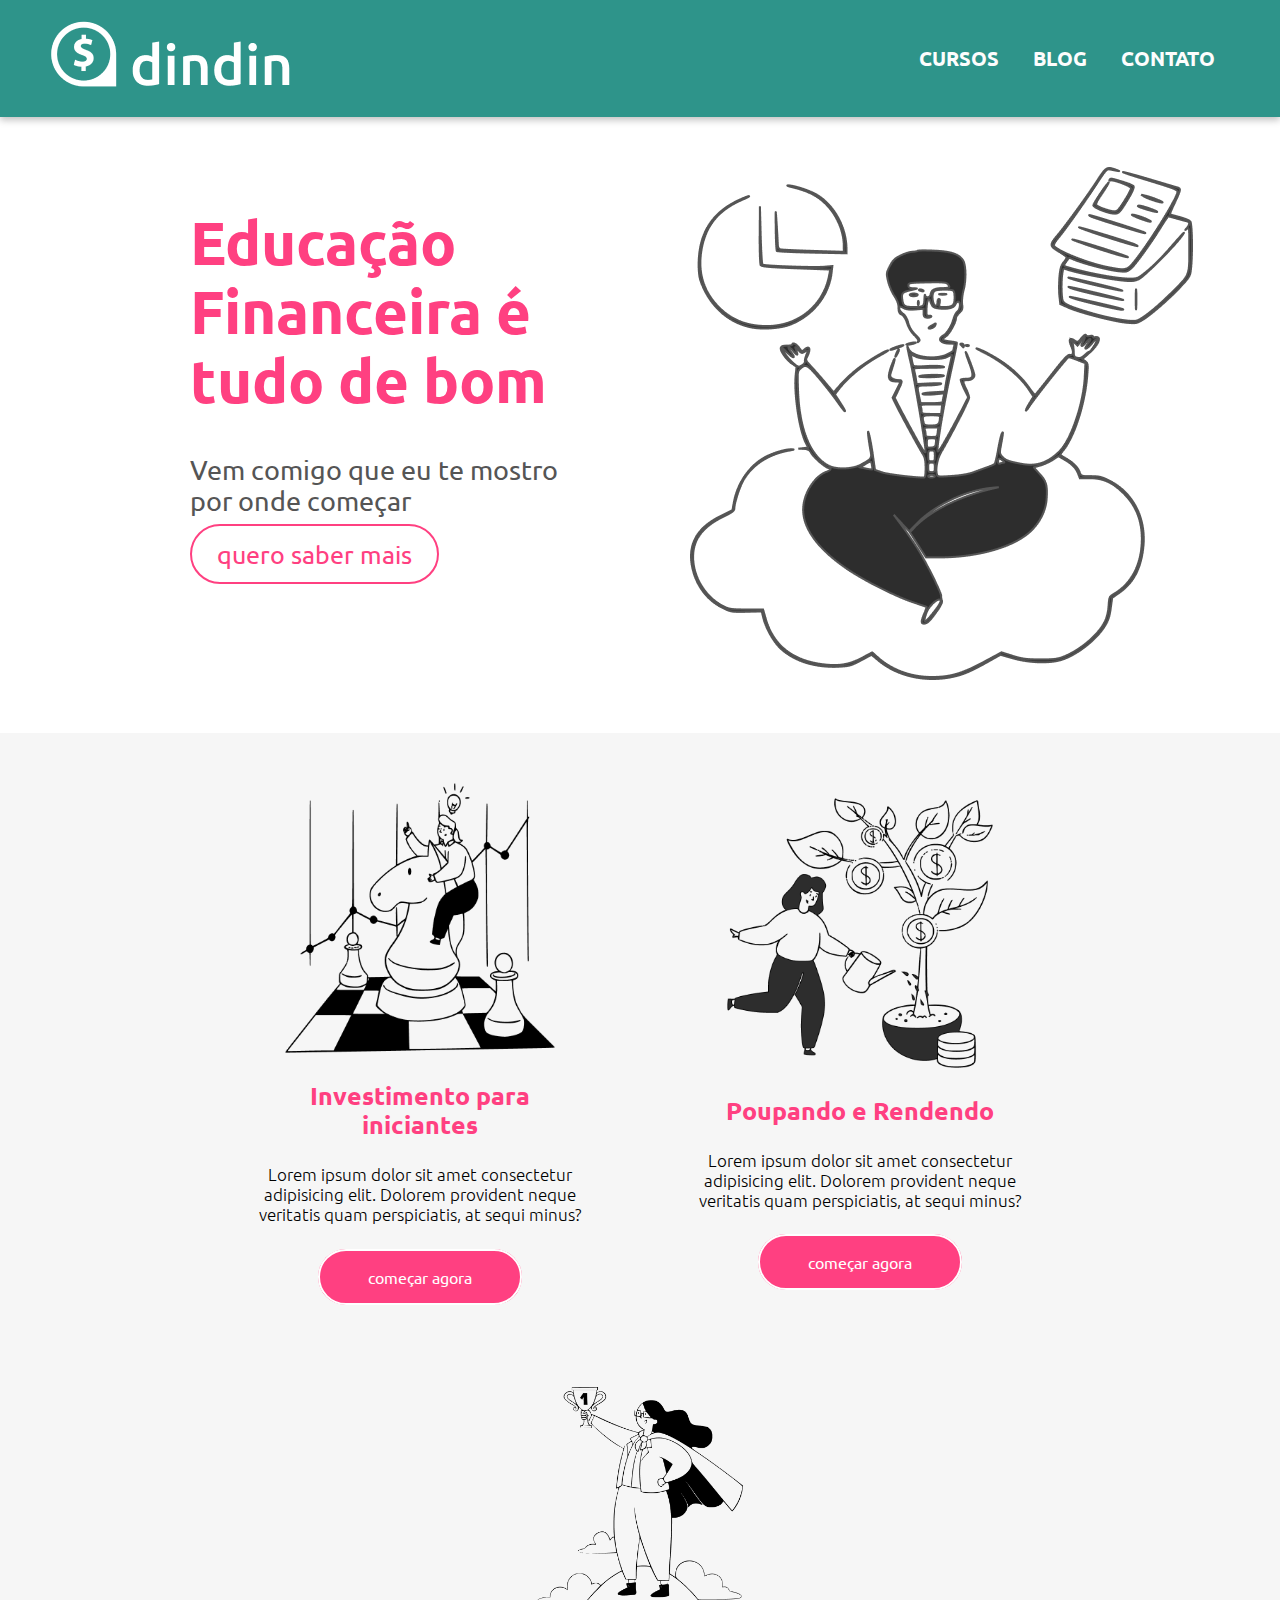
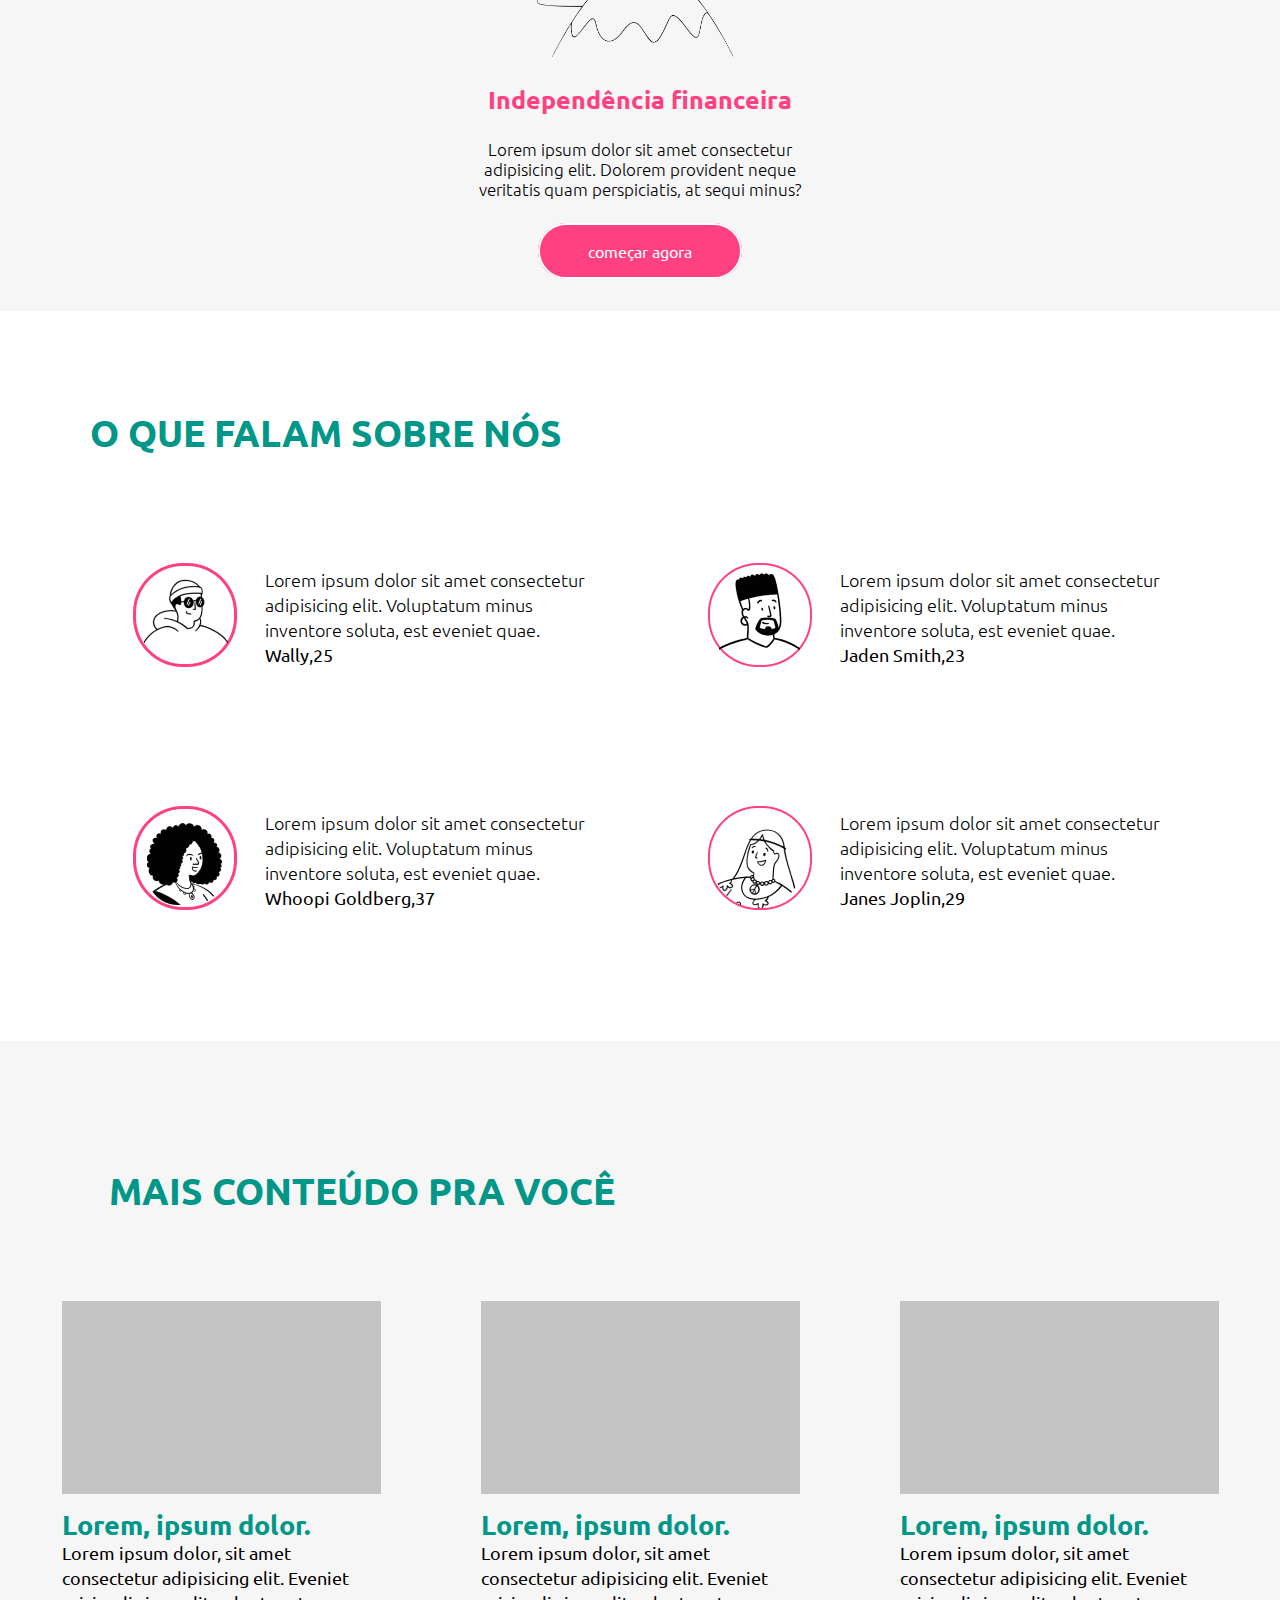
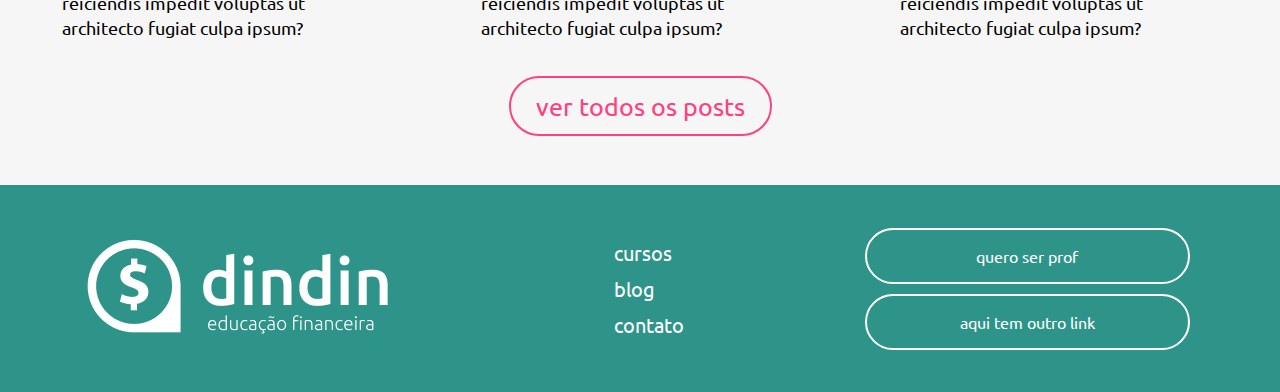
<file: index.html>
<!DOCTYPE html>
<html lang="en">

<head>
    <meta charset="UTF-8">
    <meta http-equiv="X-UA-Compatible" content="IE=edge">
    <meta name="viewport" content="width=device-width, initial-scale=1.0">
    <title>dindin</title>
    <link rel="stylesheet" href="estilo_geral.css">
    <link rel="stylesheet" href="estilo_index.css">
    <link rel="preconnect" href="https://fonts.googleapis.com">
    <link rel="preconnect" href="https://fonts.gstatic.com" crossorigin>
    <link href="https://fonts.googleapis.com/css2?family=Ubuntu:wght@300;400;700&display=swap" rel="stylesheet">
</head>

<body>

    <header>
        <div id="header_left">
            <a href="index.html"> <picture><img src="./img/logo-header.png" alt="logo"></picture></a>
        </div>
        <div id="header_right">
            <ul id="menu_header">
                <li><a href="cursos.html">Cursos</a></li>
                <li><a href="blog.html">Blog</a></li>
                <li><a href="contato.html">Contato</a></li>
            </ul>
        </div>
    </header>

    <section id="banner">
        <div id="banner_left">
            <h1>Educação Financeira é tudo de bom</h1>
            <h2>Vem comigo que eu te mostro por onde começar</h2>
            <a class="white_button" href="cursos.html">quero saber mais</a>
        </div>
        <div id="banner_right">
            <picture><img src="./img/ilustra-banner.png" alt="ilustração do banner"></picture>
        </div>
    </section>

    <section id="produtos">
        <div class="curso">
            <picture><img src="./img/ilustra-poupando.png" alt="ilustração com tema de investimento para iniciantes">
            </picture>
            <h3>Investimento para iniciantes</h3>
            <h4>Lorem ipsum dolor sit amet consectetur adipisicing elit. Dolorem provident neque veritatis quam
                perspiciatis, at sequi minus?</h4>
            <br>
            <a id="pink_button" href="investimento.html">começar agora</a>
        </div>
        <div class="curso">
            <picture><img src="./img/ilustra-investimento.png" alt="ilustração com tema de poupar e rendimentos">
            </picture>
            <h3>Poupando e Rendendo</h3>
            <h4>Lorem ipsum dolor sit amet consectetur adipisicing elit. Dolorem provident neque veritatis quam
                perspiciatis, at sequi minus?</h4>
            <br>
            <a id="pink_button" href="#">começar agora</a>
        </div>
        <div class="curso">
            <picture><img src="./img/ilustra-independencia.png" alt="ilustração com tema de independencia financeira">
            </picture>
            <h3>Independência financeira</h3>
            <h4>Lorem ipsum dolor sit amet consectetur adipisicing elit. Dolorem provident neque veritatis quam
                perspiciatis, at sequi minus?</h4>
            <br>
            <a id="pink_button" href="#">começar agora</a>
        </div>
    </section>

    <section id="sobre">
        <p id="sobre_title">O QUE FALAM SOBRE NÓS</p>
        
        <div></div>
        <div class="dep_box">
            <div class="icon">
                <picture><img src="./img/icon-wally.png" alt="ícone do Wally"></picture>
            </div>
            <div class="depoimento">
                <span class="dep">Lorem ipsum dolor sit amet consectetur adipisicing elit. Voluptatum minus inventore
                    soluta, est eveniet quae.</span><br>
                <span class="nome">Wally,25</span>
            </div>
        </div>

        <div class="dep_box">
            <div class="icon">
                <picture><img src="./img/icon-jaden.png" alt="ícone do Jaden"></picture>
            </div>
            <div class="depoimento">
                <span class="dep">Lorem ipsum dolor sit amet consectetur adipisicing elit. Voluptatum minus inventore
                    soluta, est eveniet quae.</span><br>
                <span class="nome">Jaden Smith,23</span>
            </div>
        </div>

        <div class="dep_box">
            <div class="icon">
                <picture><img src="./img/icon-whoopi.png" alt="ícone da Whoopy"></picture>
            </div>
            <div class="depoimento">
                <span class="dep">Lorem ipsum dolor sit amet consectetur adipisicing elit. Voluptatum minus inventore
                    soluta, est eveniet quae.</span><br>
                <span class="nome">Whoopi Goldberg,37</span>
            </div>
        </div>

        <div class="dep_box">
            <div class="icon">
                <picture><img src="./img/icon-jane.png" alt="ícone da Janes"></picture>
            </div>
            <div class="depoimento">
                <span class="dep">Lorem ipsum dolor sit amet consectetur adipisicing elit. Voluptatum minus inventore
                    soluta, est eveniet quae.</span><br>
                <span class="nome">Janes Joplin,29</span>
            </div>
        </div>
    </section>

    <section id="conteudo">
        <div id="blog">
        <p id="blog_title">MAIS CONTEÚDO PRA VOCÊ</p>
        <div class="post">
            <div class="imgpostagem"></div>
            <span class="titulopost">Lorem, ipsum dolor.</span><br>
            <span class="resumopost">Lorem ipsum dolor, sit amet consectetur adipisicing elit. Eveniet reiciendis
                impedit voluptas ut architecto fugiat culpa ipsum?</span>
        </div>
        <div class="post">
            <div class="imgpostagem"></div>
            <span class="titulopost">Lorem, ipsum dolor.</span><br>
            <span class="resumopost">Lorem ipsum dolor, sit amet consectetur adipisicing elit. Eveniet reiciendis
                impedit voluptas ut architecto fugiat culpa ipsum?</span>
        </div>
        <div class="post">
            <div class="imgpostagem"></div>
            <span class="titulopost">Lorem, ipsum dolor.</span><br>
            <span class="resumopost">Lorem ipsum dolor, sit amet consectetur adipisicing elit. Eveniet reiciendis
                impedit voluptas ut architecto fugiat culpa ipsum?</span>
        </div>
    </div>
        
    <a class="white_button" href="blog.html">ver todos os posts</a>
    

    </section>

    <footer>
        <div id="footer_left">
           <a href="index.html"> <picture><img src="./img/logo-footer.png" alt="logo dindin"></picture></a>
        </div>
        <div id="footer_center">
            <ul id="menu_footer">
                <li><a href="cursos.html">Cursos</a></li>
                <li><a href="blog.html">Blog</a></li>
                <li><a href="contato.html">Contato</a></li>
            </ul>
        </div>
        <div id="footer_right">
            <a class="transparent_button" href="#">quero ser prof</a>
            <a class="transparent_button" href="#">aqui tem outro link</a>
        </div>
    </footer>

</body>

</html>
</file>
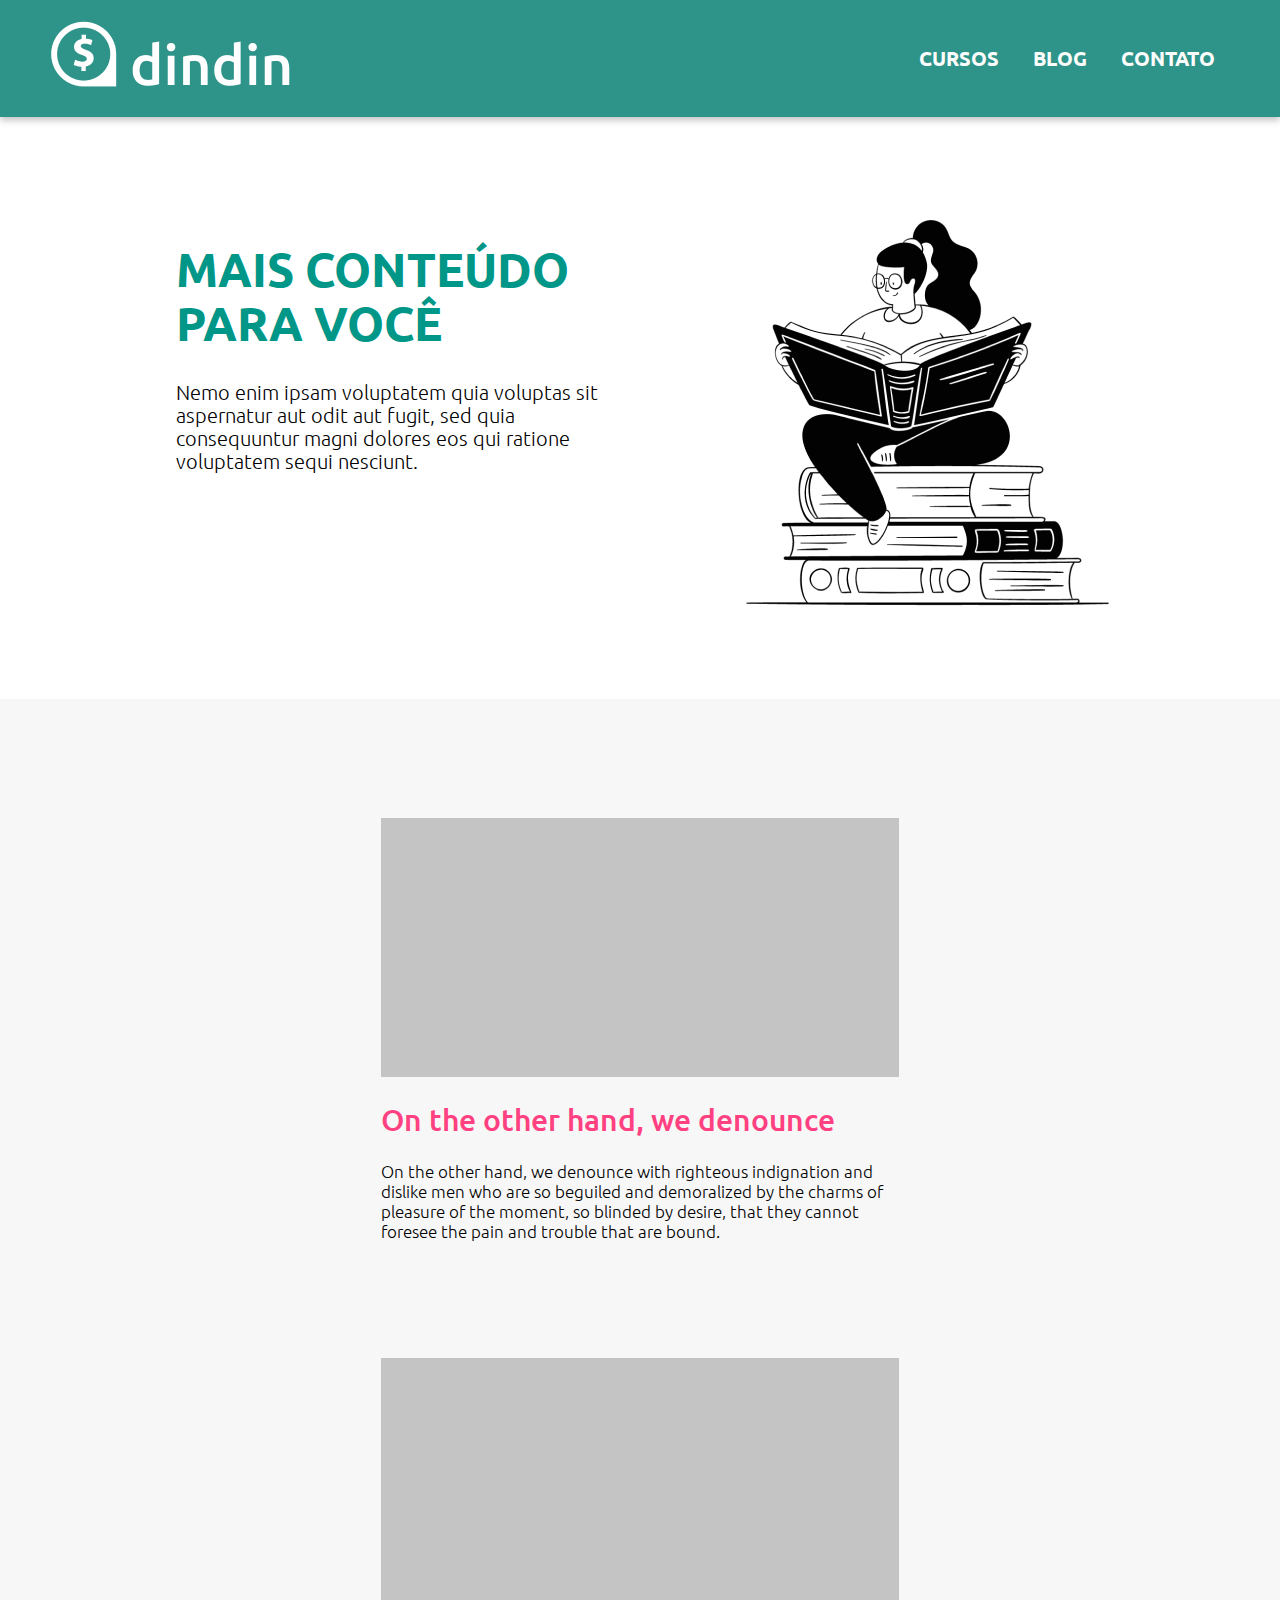
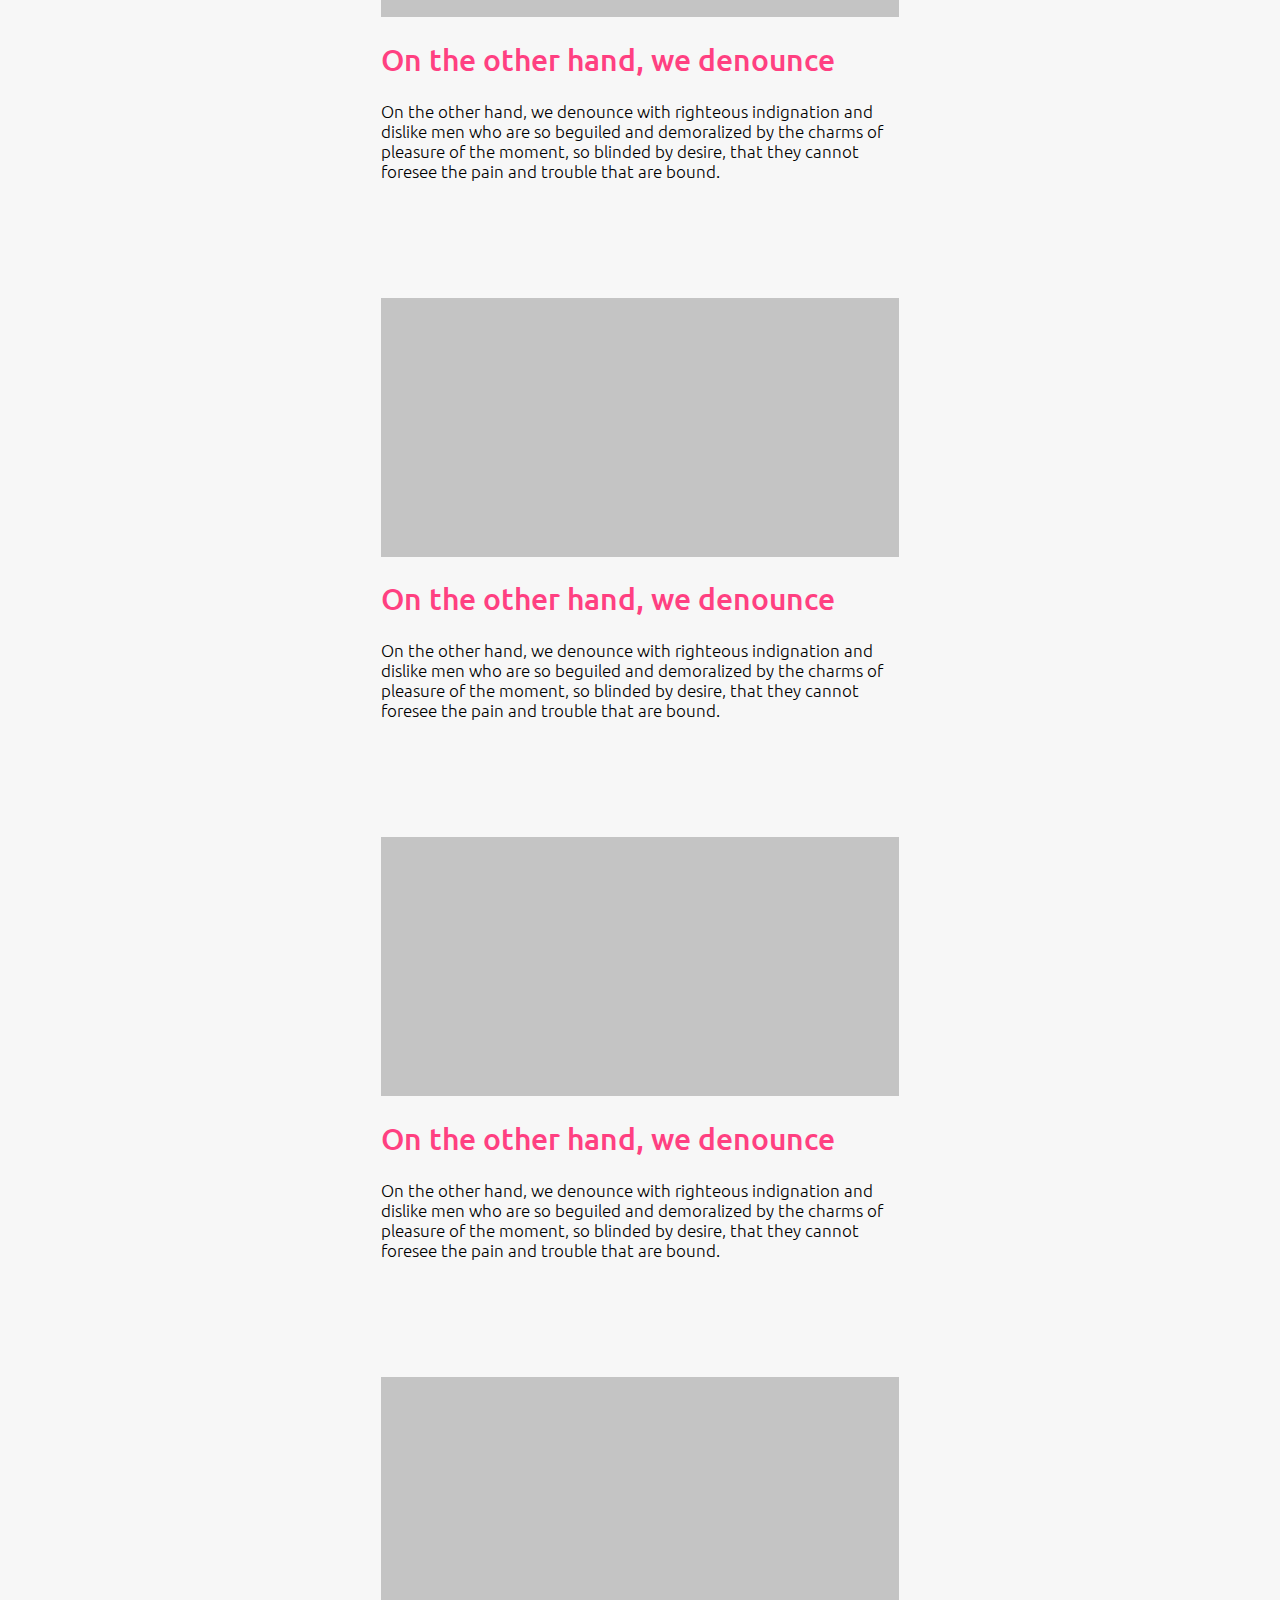
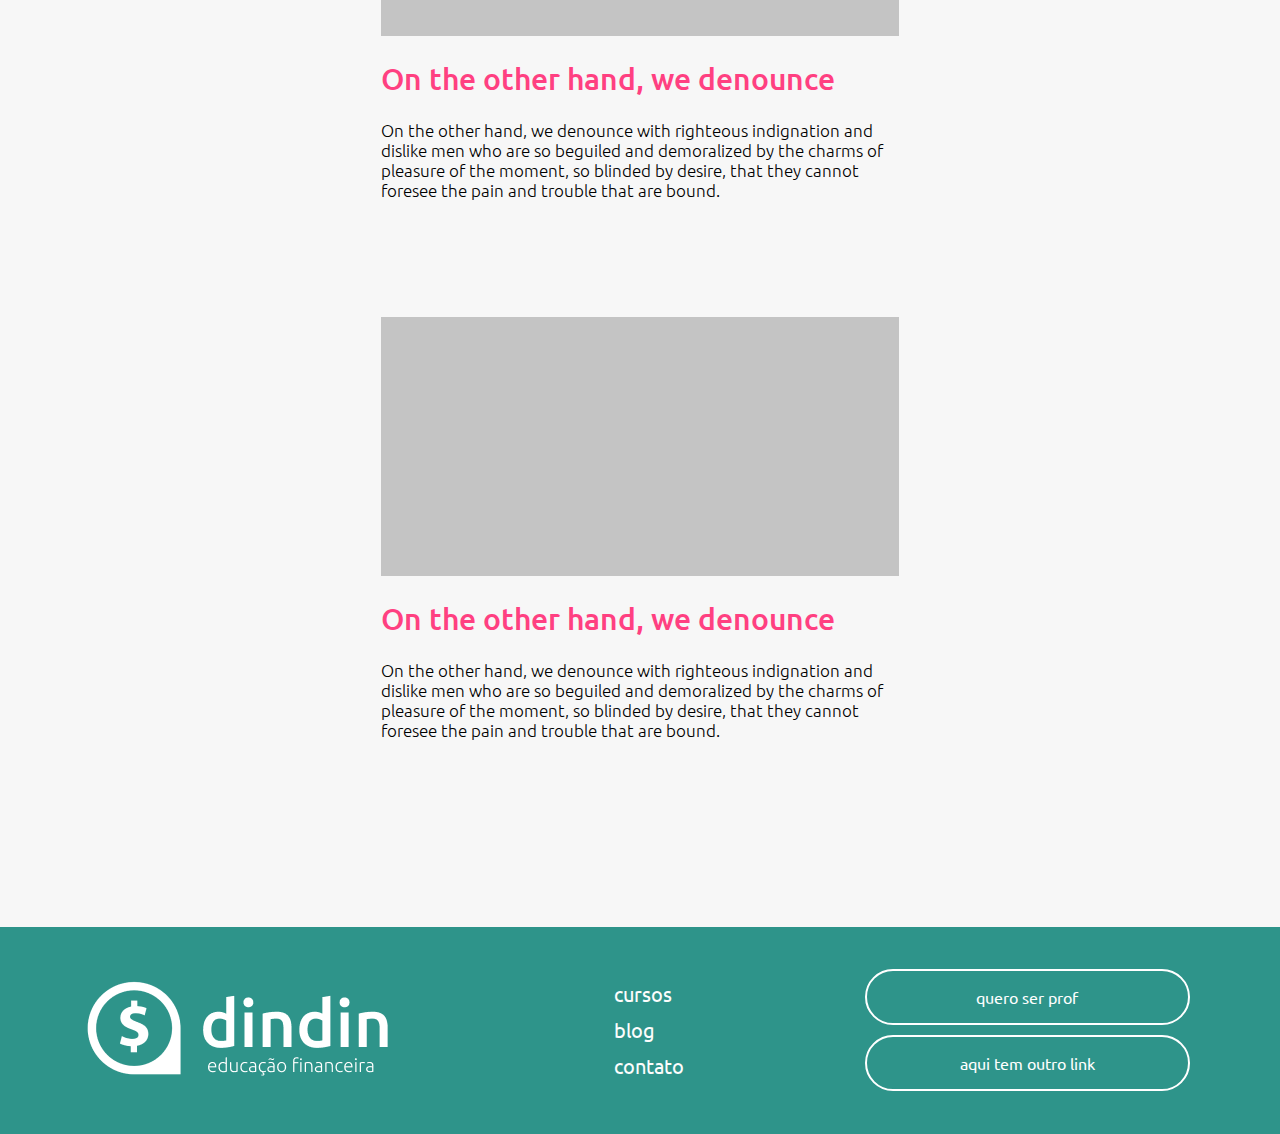
<file: blog.html>
<!DOCTYPE html>
<html lang="en">

<head>
    <meta charset="UTF-8">
    <meta http-equiv="X-UA-Compatible" content="IE=edge">
    <meta name="viewport" content="width=device-width, initial-scale=1.0">
    <title>dindin - Blog</title>
    <link rel="stylesheet" href="estilo_geral.css">
    <link rel="stylesheet" href="estilo_blog.css">
    <link rel="preconnect" href="https://fonts.googleapis.com">
    <link rel="preconnect" href="https://fonts.gstatic.com" crossorigin>
    <link href="https://fonts.googleapis.com/css2?family=Ubuntu:wght@300;400;700&display=swap" rel="stylesheet">
</head>

<body>
    <header>
        <div id="header_left">
            <a href="index.html"> <picture><img src="./img/logo-header.png" alt="logo"></picture></a>
        </div>
        <div id="header_right">
            <ul id="menu_header">
                <li><a href="cursos.html">Cursos</a></li>
                <li><a href="blog.html">Blog</a></li>
                <li><a href="contato.html">Contato</a></li>
            </ul>
        </div>
    </header>

    <section id="banner">
        <div id="banner_left">
            <h1>MAIS CONTEÚDO PARA VOCÊ</h1>
            <p>Nemo enim ipsam voluptatem quia voluptas sit aspernatur aut odit aut fugit, sed quia consequuntur magni
                dolores
                eos qui ratione voluptatem sequi nesciunt. </p>
        </div>
        <div id="banner_right">
            <picture><img src="./img/ilustra-blog.png" alt=""></picture>
        </div>
    </section>

    <section id="conteudo">
        <div id="postagens">
            <div class="post">
            <div class="imgpostagens"></div>
            <a href="post.html"><h2>On the other hand, we denounce</h2></a>
            <p>On the other hand, we denounce with righteous indignation and dislike men who are so beguiled and
                demoralized
                by the charms of pleasure of the moment, so blinded by desire, that they cannot foresee the pain and
                trouble
                that are bound.</p>
            </div>

            <div class="post">
                <div class="imgpostagens"></div>
                <a href="post.html"><h2>On the other hand, we denounce</h2></a>
                <p>On the other hand, we denounce with righteous indignation and dislike men who are so beguiled and
                    demoralized
                    by the charms of pleasure of the moment, so blinded by desire, that they cannot foresee the pain and
                    trouble
                    that are bound.</p>
                </div>

                <div class="post">
                    <div class="imgpostagens"></div>
                    <a href="post.html"><h2>On the other hand, we denounce</h2></a>
                    <p>On the other hand, we denounce with righteous indignation and dislike men who are so beguiled and
                        demoralized
                        by the charms of pleasure of the moment, so blinded by desire, that they cannot foresee the pain and
                        trouble
                        that are bound.</p>
                    </div>

                    <div class="post">
                        <div class="imgpostagens"></div>
                        <a href="post.html"><h2>On the other hand, we denounce</h2></a>
                        <p>On the other hand, we denounce with righteous indignation and dislike men who are so beguiled and
                            demoralized
                            by the charms of pleasure of the moment, so blinded by desire, that they cannot foresee the pain and
                            trouble
                            that are bound.</p>
                        </div>

                        <div class="post">
                            <div class="imgpostagens"></div>
                            <a href="post.html"><h2>On the other hand, we denounce</h2></a>
                            <p>On the other hand, we denounce with righteous indignation and dislike men who are so beguiled and
                                demoralized
                                by the charms of pleasure of the moment, so blinded by desire, that they cannot foresee the pain and
                                trouble
                                that are bound.</p>
                            </div>

                            <div class="post">
                                <div class="imgpostagens"></div>
                                <h2>On the other hand, we denounce</h2>
                                <p>On the other hand, we denounce with righteous indignation and dislike men who are so beguiled and
                                    demoralized
                                    by the charms of pleasure of the moment, so blinded by desire, that they cannot foresee the pain and
                                    trouble
                                    that are bound.</p>
                                </div>
        </div>

    </section>

    <footer>
        <div id="footer_left">
            <a href="index.html"> <picture><img src="./img/logo-footer.png" alt="logo dindin"></picture></a>
        </div>
        <div id="footer_center">
            <ul id="menu_footer">
                <li><a href="cursos.html">Cursos</a></li>
                <li><a href="blog.html">Blog</a></li>
                <li><a href="contato.html">Contato</a></li>
            </ul>
        </div>
        <div id="footer_right">
            <a class="transparent_button" href="#">quero ser prof</a>
            <a class="transparent_button" href="#">aqui tem outro link</a>
        </div>
    </footer>
</body>

</html>
</file>
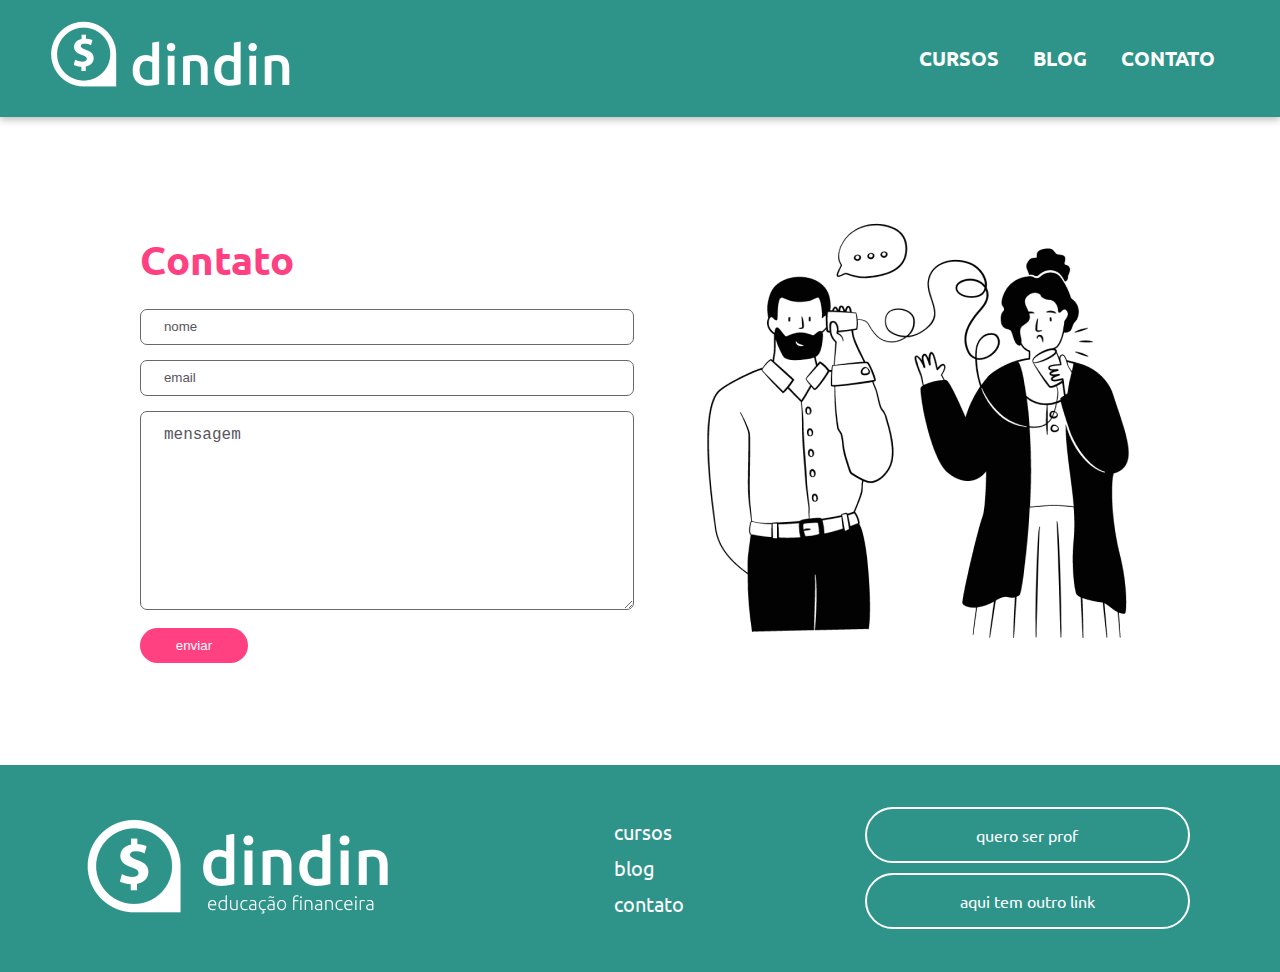
<file: contato.html>
<!DOCTYPE html>
<html lang="en">

<head>
    <meta charset="UTF-8">
    <meta http-equiv="X-UA-Compatible" content="IE=edge">
    <meta name="viewport" content="width=device-width, initial-scale=1.0">
    <title>dindin</title>
    <link rel="stylesheet" href="estilo_geral.css">
    <link rel="stylesheet" href="estilo_contato.css">
    <link rel="preconnect" href="https://fonts.googleapis.com">
    <link rel="preconnect" href="https://fonts.gstatic.com" crossorigin>
    <link href="https://fonts.googleapis.com/css2?family=Ubuntu:wght@300;400;700&display=swap" rel="stylesheet">
</head>

<body>

    <header>
        <div id="header_left">
            <a href="index.html"> <picture><img src="./img/logo-header.png" alt="logo"></picture></a>
        </div>
        <div id="header_right">
            <ul id="menu_header">
                <li><a href="cursos.html">Cursos</a></li>
                <li><a href="blog.html">Blog</a></li>
                <li><a href="contato.html">Contato</a></li>
            </ul>
        </div>
    </header>

    <section id="contato">
        <div id="contato_left">
            <h1>Contato</h1>
            <form id="formulario" action="#">
                <input id="form_name" type="text" placeholder="nome"><br>
                <input id="form_email" type="text" placeholder="email"><br>
                <textarea id="form_msg" type="text" placeholder="mensagem"></textarea><br>
            </form>
            <button class="pink_button" type="button" formmethod="post">enviar</button>
        </div>
        <div id="contato_right">
            <picture><img src="./img/ilustra-contato.png" alt="ilustração de pessoas conversando"></picture>
        </div>
    </section>

  

    <footer>
        <div id="footer_left">
            <a href="index.html"> <picture><img src="./img/logo-footer.png" alt="logo dindin"></picture></a>
        </div>
        <div id="footer_center">
            <ul id="menu_footer">
                <li><a href="cursos.html">Cursos</a></li>
                <li><a href="blog.html">Blog</a></li>
                <li><a href="contato.html">Contato</a></li>
            </ul>
        </div>
        <div id="footer_right">
            <a class="transparent_button" href="#">quero ser prof</a>
            <a class="transparent_button" href="#">aqui tem outro link</a>
        </div>
    </footer>

</body>

</html>
</file>
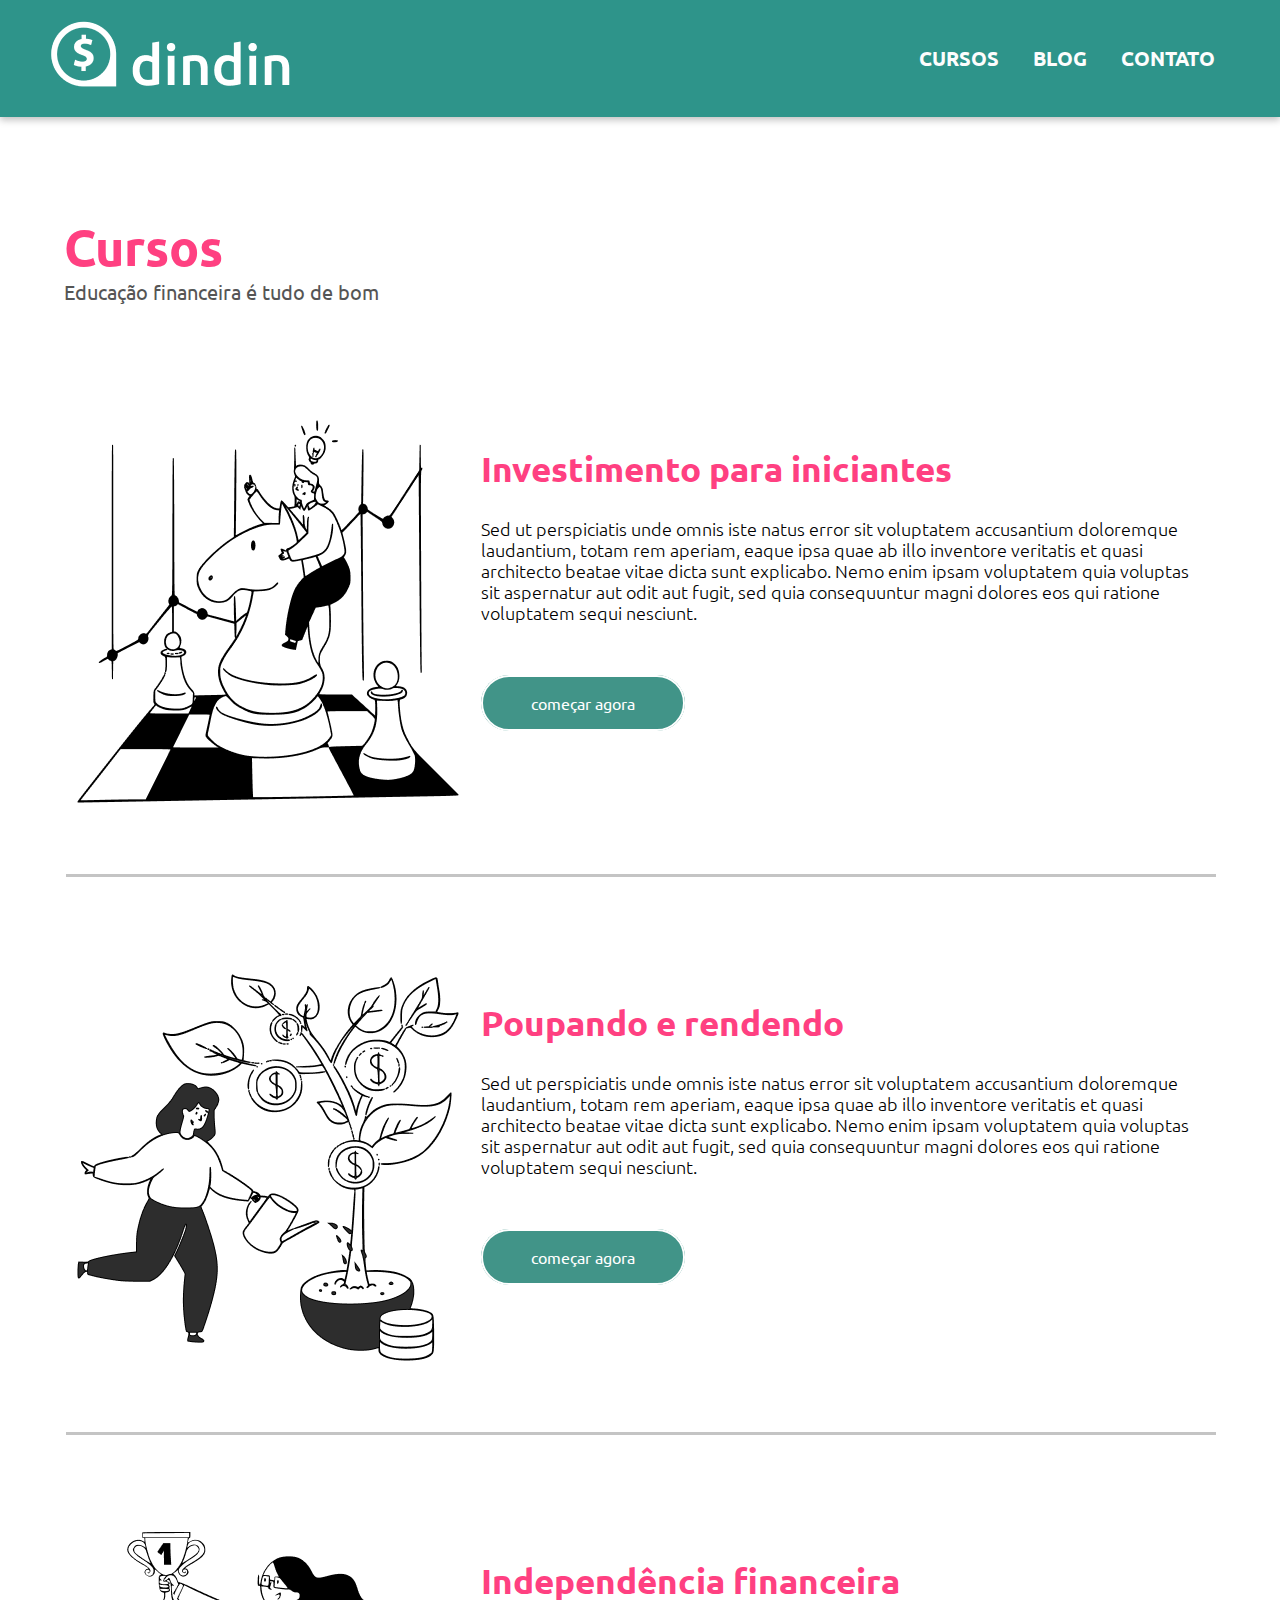
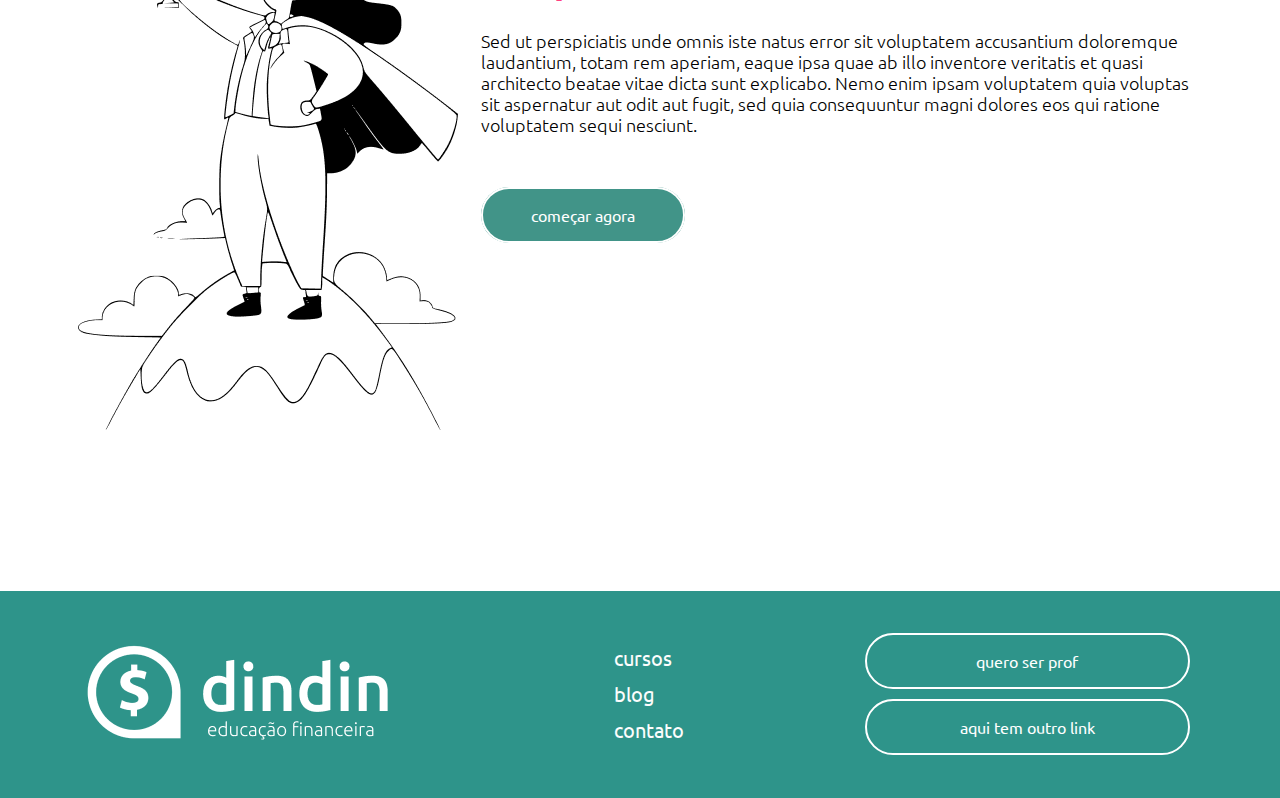
<file: cursos.html>
<!DOCTYPE html>
<html lang="en">

<head>
    <meta charset="UTF-8">
    <meta http-equiv="X-UA-Compatible" content="IE=edge">
    <meta name="viewport" content="width=device-width, initial-scale=1.0">
    <title>dindin - Cursos</title>
    <link rel="stylesheet" href="estilo_geral.css">
    <link rel="stylesheet" href="estilo_cursos.css">
    <link rel="preconnect" href="https://fonts.googleapis.com">
    <link rel="preconnect" href="https://fonts.gstatic.com" crossorigin>
    <link href="https://fonts.googleapis.com/css2?family=Ubuntu:wght@300;400;700&display=swap" rel="stylesheet">
</head>

<body>
    <main>
        <header>
            <div id="header_left">
                <a href="index.html"> <picture><img src="./img/logo-header.png" alt="logo"></picture></a>
            </div>
            <div id="header_right">
                <ul id="menu_header">
                    <li><a href="cursos.html">Cursos</a></li>
                    <li><a href="blog.html">Blog</a></li>
                    <li><a href="contato.html">Contato</a></li>
                </ul>
            </div>
        </header>

        <article id="todososcursos">
        <section id="titulo">
            <h1>Cursos</h1>
            <p>Educação financeira é tudo de bom</p>
        </section>

        <section id="cursos">

            <div class="curso_box">
                <div class="ilustracurso">
                    <picture><img src="./img/ilustra-poupando.png" alt=""></picture>
                </div>
                <div class="dados_cursos">
                    <h2>Investimento para iniciantes</h2>
                    <p>
                        Sed ut perspiciatis unde omnis iste natus error sit voluptatem accusantium doloremque
                        laudantium, totam rem
                        aperiam, eaque ipsa quae ab illo inventore veritatis et quasi architecto beatae vitae dicta sunt
                        explicabo.
                        Nemo enim ipsam voluptatem quia voluptas sit aspernatur aut odit aut fugit, sed quia
                        consequuntur magni
                        dolores eos qui ratione voluptatem sequi nesciunt.
                    </p>
                    <a class="green_button" href="investimento.html">começar agora</a>
                </div>
            </div>

            <div class="curso_box">
                <div class="ilustracurso">
                    <picture><img src="./img/ilustra-investimento.png" alt=""></picture>
                </div>
                <div class="dados_cursos">
                    <h2>Poupando e rendendo</h2>
                    <p>
                        Sed ut perspiciatis unde omnis iste natus error sit voluptatem accusantium doloremque
                        laudantium, totam rem
                        aperiam, eaque ipsa quae ab illo inventore veritatis et quasi architecto beatae vitae dicta sunt
                        explicabo.
                        Nemo enim ipsam voluptatem quia voluptas sit aspernatur aut odit aut fugit, sed quia
                        consequuntur magni
                        dolores eos qui ratione voluptatem sequi nesciunt.
                    </p>
                    <a class="green_button" href="#">começar agora</a>
                </div>
            </div>

            <div class="curso_box" id="curso3">
                <div class="ilustracurso">
                    <picture><img src="./img/ilustra-independencia.png" alt=""></picture>
                </div>
                <div class="dados_cursos">
                    <h2>Independência financeira</h2>
                    <p>
                        Sed ut perspiciatis unde omnis iste natus error sit voluptatem accusantium doloremque
                        laudantium, totam rem
                        aperiam, eaque ipsa quae ab illo inventore veritatis et quasi architecto beatae vitae dicta sunt
                        explicabo.
                        Nemo enim ipsam voluptatem quia voluptas sit aspernatur aut odit aut fugit, sed quia
                        consequuntur magni
                        dolores eos qui ratione voluptatem sequi nesciunt.
                    </p>
                    <a class="green_button" href="#">começar agora</a>
                </div>
            </div>
          
        </section>
    </article>
        <footer>
            <div id="footer_left">
                <a href="index.html"> <picture><img src="./img/logo-footer.png" alt="logo dindin"></picture></a>
            </div>
            <div id="footer_center">
                <ul id="menu_footer">
                    <li><a href="cursos.html">Cursos</a></li>
                    <li><a href="blog.html">Blog</a></li>
                    <li><a href="contato.html">Contato</a></li>
                </ul>
            </div>
            <div id="footer_right">
                <a class="transparent_button" href="#">quero ser prof</a>
                <a class="transparent_button" href="#">aqui tem outro link</a>
            </div>
        </footer>
    </main>
</body>

</html>
</file>
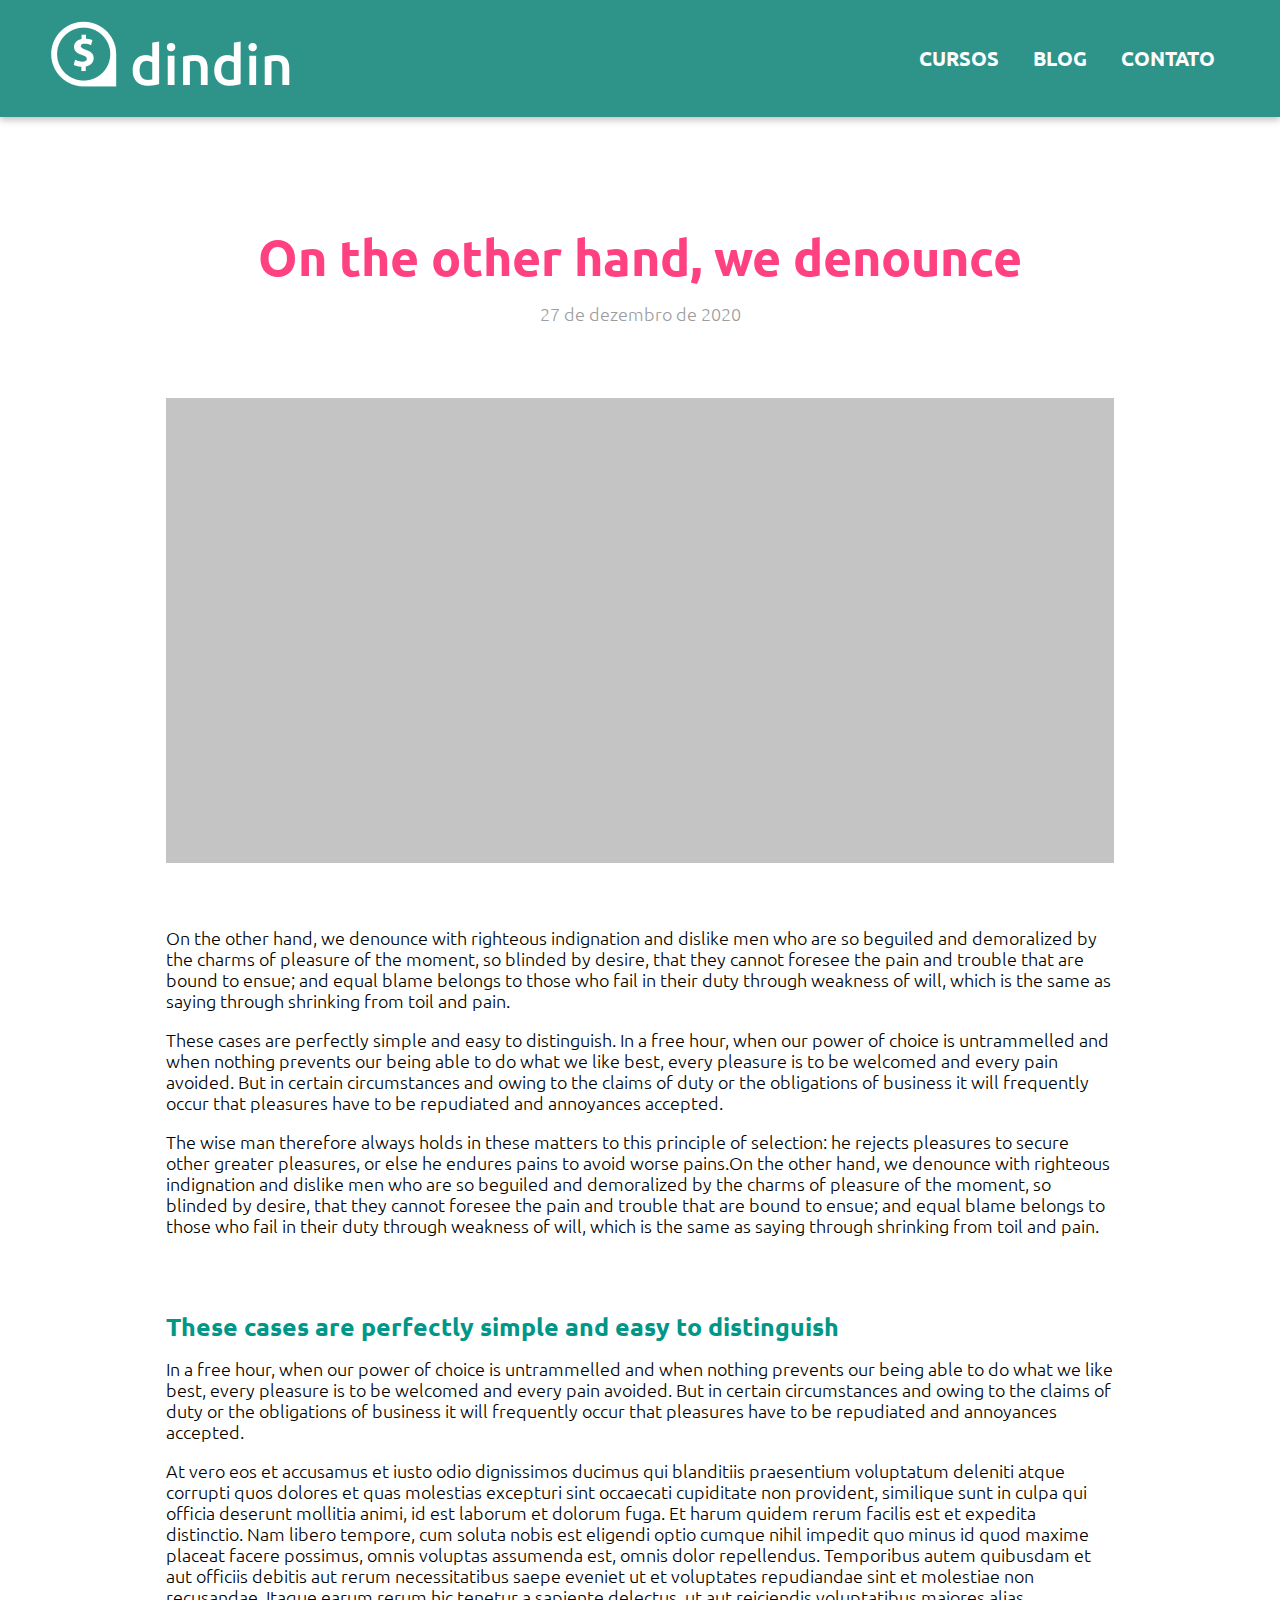
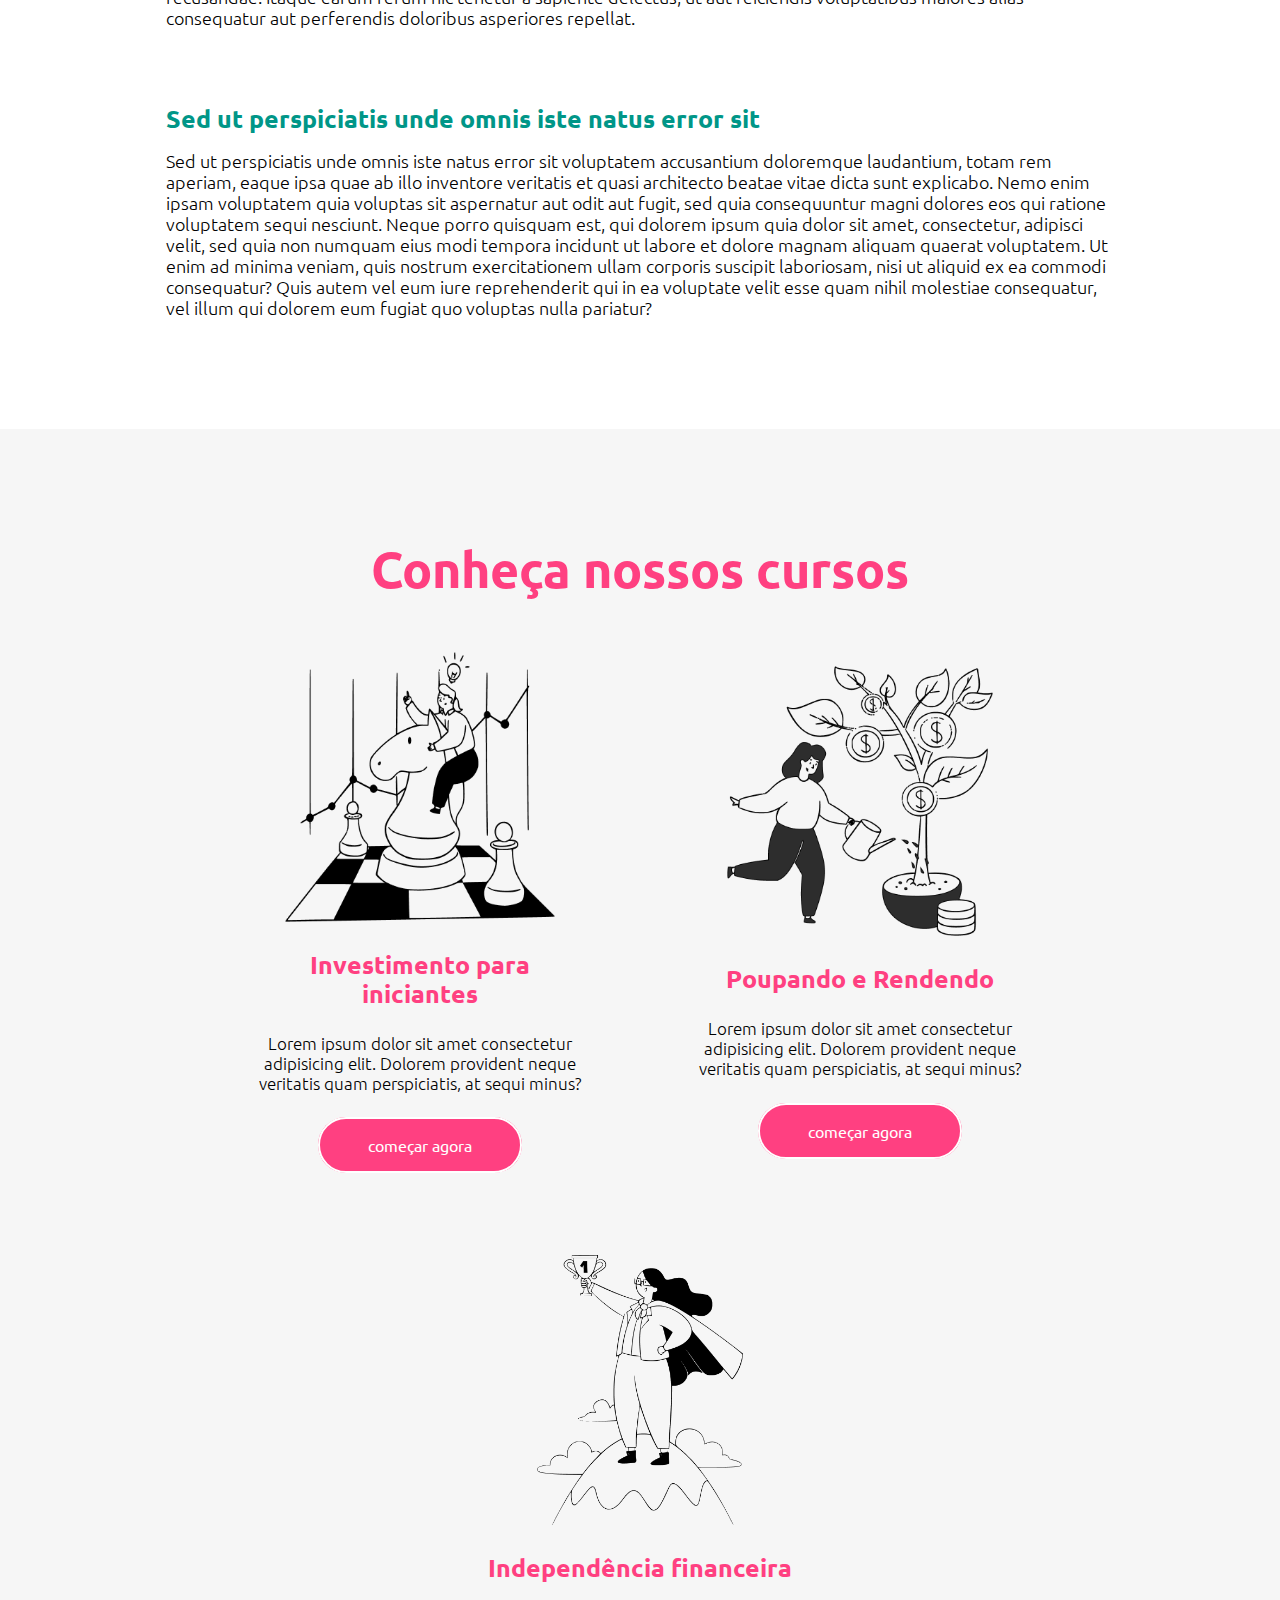
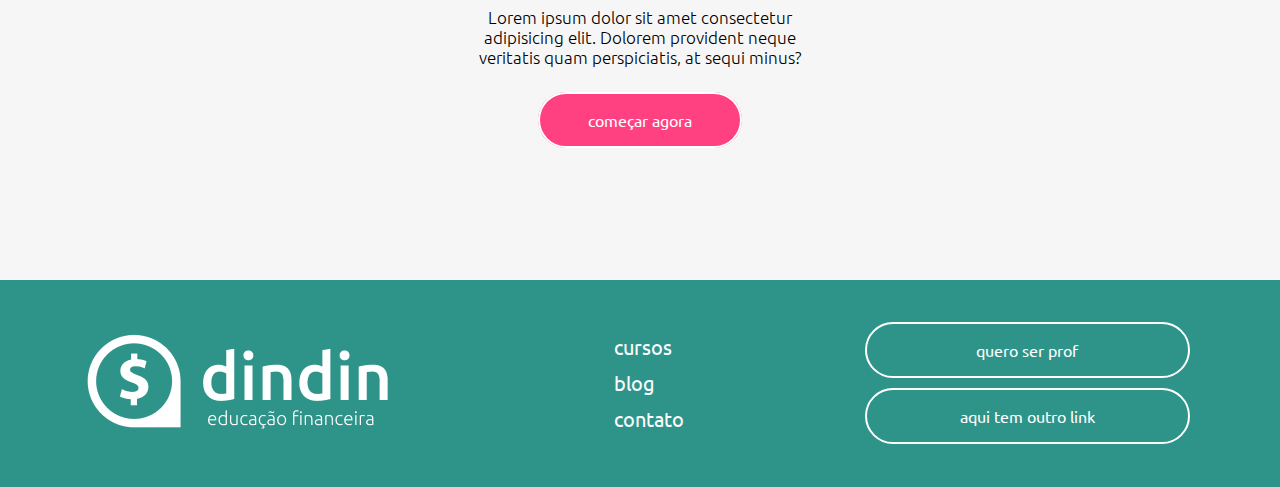
<file: post.html>
<!DOCTYPE html>
<html lang="en">

<head>
    <meta charset="UTF-8">
    <meta http-equiv="X-UA-Compatible" content="IE=edge">
    <meta name="viewport" content="width=device-width, initial-scale=1.0">
    <title>dindin - Post</title>
    <link rel="stylesheet" href="estilo_geral.css">
    <link rel="stylesheet" href="estilo_post.css">
    <link rel="preconnect" href="https://fonts.googleapis.com">
    <link rel="preconnect" href="https://fonts.gstatic.com" crossorigin>
    <link href="https://fonts.googleapis.com/css2?family=Ubuntu:wght@300;400;700&display=swap" rel="stylesheet">
</head>

<body>
    <header>
        <div id="header_left">
           <a href="index.html"> <picture><img src="./img/logo-header.png" alt="logo"></picture></a>
        </div>
        <div id="header_right">
            <ul id="menu_header">
                <li><a href="cursos.html">Cursos</a></li>
                <li><a href="blog.html">Blog</a></li>
                <li><a href="contato.html">Contato</a></li>
            </ul>
        </div>
    </header>
    <section id="postagem">
        <article>
            <div id="cabecalho">
            <h1>On the other hand, we denounce</h1>
            <p id="data">27 de dezembro de 2020</p>
        </div>
            
            <div id="imgpostagem"></div>
                <p>
                On the other hand, we denounce with righteous indignation and dislike men who are so beguiled and
                demoralized by the charms of pleasure of the moment, so blinded by desire, that they cannot foresee the
                pain and trouble that are bound to ensue; and equal blame belongs to those who fail in their duty
                through weakness of will, which is the same as saying through shrinking from toil and pain. </p><p>
                These cases are perfectly simple and easy to distinguish. In a free hour, when our power of choice is
                untrammelled and when nothing prevents our being able to do what we like best, every pleasure is to be
                welcomed and every pain avoided. But in certain circumstances and owing to the claims of duty or the
                obligations of business it will frequently occur that pleasures have to be repudiated and annoyances
                accepted.</p><p> 
                The wise man therefore always holds in these matters to this principle of selection: he rejects
                pleasures to secure other greater pleasures, or else he endures pains to avoid worse pains.On the other
                hand, we denounce with righteous indignation and dislike men who are so beguiled and demoralized by the
                charms of pleasure of the moment, so blinded by desire, that they cannot foresee the pain and trouble
                that are bound to ensue; and equal blame belongs to those who fail in their duty through weakness of
                will, which is the same as saying through shrinking from toil and pain. </p>
                
                <h2>These cases are perfectly simple and easy to distinguish</h2>
                <p>
                In a free hour, when our power of choice is untrammelled and when nothing prevents our being able to do
                what we like best, every pleasure is to be welcomed and every pain avoided. But in certain circumstances
                and owing to the claims of duty or the obligations of business it will frequently occur that pleasures
                have to be repudiated and annoyances accepted.</p><p>
                At vero eos et accusamus et iusto odio dignissimos ducimus qui blanditiis praesentium voluptatum
                deleniti atque corrupti quos dolores et quas molestias excepturi sint occaecati cupiditate non
                provident, similique sunt in culpa qui officia deserunt mollitia animi, id est laborum et dolorum fuga.
                Et harum quidem rerum facilis est et expedita distinctio. Nam libero tempore, cum soluta nobis est
                eligendi optio cumque nihil impedit quo minus id quod maxime placeat facere possimus, omnis voluptas
                assumenda est, omnis dolor repellendus. Temporibus autem quibusdam et aut officiis debitis aut rerum
                necessitatibus saepe eveniet ut et voluptates repudiandae sint et molestiae non recusandae. Itaque earum
                rerum hic tenetur a sapiente delectus, ut aut reiciendis voluptatibus maiores alias consequatur aut
                perferendis doloribus asperiores repellat.</p>
                
                <h2>Sed ut perspiciatis unde omnis iste natus error sit</h2>
                <p>
                Sed ut perspiciatis unde omnis iste natus error sit voluptatem accusantium doloremque laudantium, totam
                rem aperiam, eaque ipsa quae ab illo inventore veritatis et quasi architecto beatae vitae dicta sunt
                explicabo. Nemo enim ipsam voluptatem quia voluptas sit aspernatur aut odit aut fugit, sed quia
                consequuntur magni dolores eos qui ratione voluptatem sequi nesciunt. Neque porro quisquam est, qui
                dolorem ipsum quia dolor sit amet, consectetur, adipisci velit, sed quia non numquam eius modi tempora
                incidunt ut labore et dolore magnam aliquam quaerat voluptatem. Ut enim ad minima veniam, quis nostrum
                exercitationem ullam corporis suscipit laboriosam, nisi ut aliquid ex ea commodi consequatur? Quis autem
                vel eum iure reprehenderit qui in ea voluptate velit esse quam nihil molestiae consequatur, vel illum
                qui dolorem eum fugiat quo voluptas nulla pariatur?</p>

        </article>
    </section>
    <section id="produtos">
        <h1>Conheça nossos cursos</h1>
        <div class="curso">
            <picture><img src="./img/ilustra-poupando.png" alt="ilustração com tema de investimento para iniciantes">
            </picture>
            <h3>Investimento para iniciantes</h3>
            <h4>Lorem ipsum dolor sit amet consectetur adipisicing elit. Dolorem provident neque veritatis quam
                perspiciatis, at sequi minus?</h4>
            <br>
            <a id="pink_button" href="investimento.html">começar agora</a>
        </div>
        <div class="curso">
            <picture><img src="./img/ilustra-investimento.png" alt="ilustração com tema de poupar e rendimentos">
            </picture>
            <h3>Poupando e Rendendo</h3>
            <h4>Lorem ipsum dolor sit amet consectetur adipisicing elit. Dolorem provident neque veritatis quam
                perspiciatis, at sequi minus?</h4>
            <br>
            <a id="pink_button" href="#">começar agora</a>
        </div>
        <div class="curso">
            <picture><img src="./img/ilustra-independencia.png" alt="ilustração com tema de independencia financeira">
            </picture>
            <h3>Independência financeira</h3>
            <h4>Lorem ipsum dolor sit amet consectetur adipisicing elit. Dolorem provident neque veritatis quam
                perspiciatis, at sequi minus?</h4>
            <br>
            <a id="pink_button" href="#">começar agora</a>
        </div>
    </section>
    <footer>
        <div id="footer_left">
            <a href="index.html"> <picture><img src="./img/logo-footer.png" alt="logo dindin"></picture></a>
        </div>
        <div id="footer_center">
            <ul id="menu_footer">
                <li><a href="cursos.html">Cursos</a></li>
                <li><a href="blog.html">Blog</a></li>
                <li><a href="contato.html">Contato</a></li>
            </ul>
        </div>
        <div id="footer_right">
            <a class="transparent_button" href="#">quero ser prof</a>
            <a class="transparent_button" href="#">aqui tem outro link</a>
        </div>
    </footer>

</body>

</html>
</file>
<file: estilo_geral.css>
/* CONFIGURAÇÕES GERAIS */
body  {
    font-family: 'Ubuntu', sans-serif;
    max-width: 1400px;
    margin: auto;
    
}

a {
    text-decoration: none;
}
/* CONFIGURAÇÕES DO HEADER */
header{
    background-color: #2E948A;
    min-height: 117px;
    display: flex;
    flex-direction: row;
    justify-content: space-between;    
    flex-wrap: wrap;
    align-items: center;
    box-shadow: 0px 3px 7px rgba(0, 0, 0, 0.25);
    
    }

#header_left{   
    margin-left: 50px;
}
#header_right{   
    margin-right: 50px;
}

#menu_header>li{
    list-style: none;
    display: inline;
    color: #FDFDFD
    }

#menu_header>li>a{
    color: #FDFDFD;
    font-style: normal;
    font-weight: 700;
    font-size: 20px;
    padding: 15px;
    text-transform: uppercase;
}
/* CONFIGURAÇÕES DO FOOTER */
footer{
    background-color: #2E948A;
    min-height: 207px;
    display: flex;
    flex-direction: row;    
    justify-content: space-around;
    flex-wrap: wrap;
    align-items: center;
    }

    #menu_footer>li{
        list-style: none;
        color: #FDFDFD;
        padding: 5px;
        }
    
    #menu_footer>li>a{
        color: #FDFDFD;
        font-style: normal;
        font-weight: 400;
        font-size: 20px;
        text-transform: lowercase;
    }

    #footer_right {
        display: flex;
        flex-direction: column;
        justify-content: center;
    }
    .transparent_button {
        padding: 1em 1em;
        border: 2px solid #fff;
        border-radius: 62px;
        margin: 5px;
        width: 289px;
        color: #fff;
        text-align: center;
    }

    @media screen and (max-width: 600px  ) {
        section img {
            display: none;
        }
        #menu_header>li{
            display: block;
    } }
</file>
<file: estilo_index.css>
/* CONFIGURAÇÕES DO BANNER */
#banner {
    display: flex;
    flex-direction: row;
    justify-content: center;
    flex-wrap: wrap;
}

#banner>div {
    max-width: 400px;
    margin: 50px;
}


h2 {
    font-weight: 400;
    font-size: 27px;
    line-height: 31px;
    color: #555555;
}

.white_button {
        padding: 0.5em 1em;
        border: 2px solid #FF4081;;
        border-radius: 62px;
        width: 289px;
        color: #FF4081;
        text-align: center;
        font-size: 25px;
}

/* CONFIGURAÇÕES DA SEÇÃO DE CURSOS */

#produtos { 
    background-color: #F6F6F6;
    display: flex;
    flex-direction: row;
    justify-content: center;
    align-items: center;
    flex-wrap: wrap;
    min-height: 730px;
    
}

#produtos>div{
    max-width: 340px;
    margin: 50px;
    text-align: center;
    
}

#produtos>div>picture>img{
    height: 270px;
}

h3 {
    font-weight: 700;
    font-size: 25px;
    line-height: 29px;
    text-align: center;
    color: #FF4081;
}
h4 {
    font-weight: 300;
    font-size: 17px;
    line-height: 20px;
    text-align: center;
    color: #000000;
}

#pink_button {
    padding: 1em 3em;
    border: 2px solid #fff;
    border-radius: 62px;
    width: 289px;
    color: #fff;
    background: #FF4081;
    text-align: center;
    
}

/* CONFIGURAÇÕES DA SEÇÃO DE DEPOIMENTOS */

#sobre_title {
    font-weight: 700;
    font-size: 37px;
    line-height: 50px;
    color: #009688;
    width: 100%;
    margin-left: 90px;
}

#sobre {
    background-color: #Fff;
    display: flex;
    flex-direction: row;
    justify-content: center;
    align-content: center;
    flex-wrap: wrap;
    min-height: 730px;
}

.dep_box   {
    max-width: 495px;
    display: flex;
    flex-direction: row;
    align-items: center;
    margin: 40px;
}

.icon   {
    margin: 28px;
}

.dep {
    font-weight: 300;
    font-size: 18px;
    line-height: 25px;
    color: #000000;
}
.nome {
    font-weight: 400;
    font-size: 18px;
    line-height: 25px;
    color: #000000;
}


/* CONFIGURAÇÕES DA SEÇÃO BLOG */

#conteudo{
    min-height: 577px;
    background-color: #F6F6F6;
    text-align: center;
    padding-top: 90px;
    padding-bottom: 63px;
}

#blog {
    
    display: flex;
    flex-direction: row;
    flex-flow: row wrap;
    justify-content: center;
    align-content: center;
    
}

#blog_title {
    text-align: left;
    width: 90%;
    font-weight: 700;
    font-size: 37px;
    color: #009688;
    margin-left: 90px;
}

#blog>.post{
    max-width: 319px;
    margin: 50px;
    text-align: left;
    
}


.imgpostagem {
    width: 319px;
    height: 193px;
    margin-bottom: 15px;
    background-color: #C4C4C4;
}

.titulopost {
    font-weight: 700;
    font-size: 27px;
    line-height: 31px;
    color: #009688;
}

.resumopost {
    font-weight: 400;
    font-size: 18px;
    line-height: 25px;
    color: #000000;
    
}

 /* CONFIGURAÇÕES DO H1 */

 h1{ 
    font-weight: 700;
    font-size: 60px;
    line-height: 69px;
    color: #FF4081;
    justify-content: left;
    }

    @media screen and (max-width: 600px  ) {
        section img {
            display: none;
        }
    }
</file>
<file: estilo_blog.css>
/* CONFIGURAÇÕES DO BANNER */

h1 {
    font-style: normal;
    font-weight: 700;
    font-size: 47px;
    line-height: 54px;
    color: #009688;
}

#banner {
    display: flex;
    flex-direction: row;
    justify-content: center;
    align-content: center;
    gap: 88px;
    flex-wrap: wrap;
    margin-top: 93px;
    margin-bottom: 81px;
    margin-left: 5%;
    margin-right: 5%;
}

#banner_left {
    max-width: 461px;
}

#banner_right {
    max-width: 380px;
}

#banner_left>p {
    font-style: normal;
    font-weight: 300;
    font-size: 20px;
    line-height: 23px;
    text-align: left;
    color: #000000;

}

/* CONFIGURAÇÕES DA SEÇÃO DE POSTAGENS */
#conteudo {
    background-color: #f7f7f7;
    padding-top: 10px;
    padding-bottom: 170px;
    
    
}
 #postagens {
     display: flex;
     flex-direction: row;
     flex-wrap: wrap;
     justify-content: center;
     column-gap:  120PX;
     row-gap: 100px;
     margin-top: 109PX;
     margin-left: 5%;
     margin-right: 5%;

 }

.post>p {
    font-style: normal;
    font-weight: 300;
    font-size: 17px;
    line-height: 20px;
    color: #000000;
    max-width: 518px;
}

.post>.imgpostagens {
    max-width: 518px;
    height: 259px;
    background: #C4C4C4;
}

h2 {
    font-style: normal;
    font-weight: 500;
    font-size: 30px;
    line-height: 34px;
    color: #FF4081;
}
</file>
<file: estilo_contato.css>
h1 {
    font-weight: 700;
    font-size: 40px;
    line-height: 46px;
    color: #FF4081;
}

/* CONFIGURAÇÕES DO FLEX */
#contato{   
    display: flex;
    flex-wrap: wrap;
    flex-direction: row;
    justify-content: space-evenly;
    align-content: center;
    padding-top: 92px;
    margin-left: 6%;
    margin-right: 6%;
    
}

#contato_left {
    
   
    padding-bottom: 102px;
    width: 493px;
    
}

#contato_right {
    
    
    padding-bottom: 102px;
    
}

/* CONFIGURAÇÕES DO FORMULÁRIO */



#form_name {
    background: #FFFFFF;
    border: 1px solid #686868;
    border-radius: 7px;
    margin-bottom: 15px;
    height: 32px;
    width: 99%;
   
}


#form_email {
    background: #FFFFFF;
    border: 1px solid #686868;
    border-radius: 7px;
    margin-bottom: 15px;
    height: 32px;
    width: 99%;
}

#form_msg {
    background: #FFFFFF;
    border: 1px solid #686868;
    border-radius: 7px;
    min-height: 193px;
    margin-bottom: 15px;
    font-weight: 400;
    font-size: 16px;
    line-height: 22px;
    text-transform: lowercase;
    width: 99%;
      
}
::-webkit-input-placeholder {
    
    text-indent: 21px;
    text-transform: lowercase;
    color: #58555D;
    padding-top: 10px;
    
}

.pink_button {
    padding-top: 10px;
    padding-bottom: 10px;
    border: 2px transparent;
    border-radius: 62px;
    width: 108px;
    color: #fff;
    background: #FF4081;
    text-align: center;
    
}

 @media screen and (max-width: 600px  ) {
        section img {
            display: none;
        }
    }
</file>
<file: estilo_cursos.css>
/* CONFIGURAÇÃO DO TITULO */

h1{ 
    font-weight: 700;
    font-size: 50px;
    color: #FF4081;
    text-align: left;
    margin-bottom: 5px;
    margin-top: 101px;
    width: 100%;
    line-height: 57px;
    }



#titulo>p {
    font-style: normal;
    font-weight: 400;
    font-size: 20px;
    line-height: 23px;
    color: #555555;
    margin-top: 1px;
    
}

/* CONFIGURAÇÃO DA SEÇÃO DE CURSOS */

#todososcursos {
    margin-left: 5%;
    margin-right: 5%;
    padding-bottom: 7%;
    
    
}

.ilustra_curso {
    max-width: 380px;
    
}

.curso_box {
    display: flex;
    flex-wrap: wrap;
    justify-content: space-around;
    margin-left: 0.2%;
    border-bottom: 3px solid #c4c4c4;
    padding-bottom: 68px;
    padding-top: 97px;
}

h2 {
    font-style: normal;
        font-weight: 700;
        font-size: 35px;
        line-height: 40px;
        color: #FF4081;

}

.dados_cursos {
    max-width: 724px;
}

.dados_cursos>p {
    font-style: normal;
    font-weight: 300;
    font-size: 18px;
    line-height: 21px;
    color: #000000;
    margin-bottom: 70px;
}

.green_button {
    padding: 1em 3em;
    border: 2px solid #fff;
    border-radius: 62px;
    width: 289px;
    color: #fff;
    background: #419488;
    text-align: center;
    
}

#curso3 {
    border-bottom: 0px;
}
</file>
<file: estilo_post.css>
h1{ 
    font-weight: 700;
    font-size: 50px;
    color: #FF4081;
    text-align: center;
    margin-bottom: 5px;
    margin-top: 111px;
    width: 100%;
    line-height: 57px;
    }

h2 {
    font-weight: 700;
    font-size: 25px;
    color: #009688;
    margin-top: 80px;
    
}
#data {
    
    font-weight: 300;
    font-size: 18px;
    text-align: center;
    color: #9D9D9D;
    margin-bottom: 74px;
}
#postagem {
    margin-left: 13%;
    margin-right: 13%;
    margin-bottom: 111px;
    font-weight: 300;
    font-size: 18px;
    line-height: 21px;
    color: #000000;
    
    
}

#imgpostagem {
    
    max-width: 1032px;
    height: 465px;
    margin-bottom: 64px;
    background-color: #C4C4C4;
    
    
}

/* CONFIGURAÇÕES DA SEÇÃO DE CURSOS */

#produtos { 
    background-color: #F6F6F6;
    display: flex;
    flex-direction: row;
    justify-content: center;
    align-items: center;
    flex-wrap: wrap;
    min-height: 730px;
    padding-bottom: 100px;
    
}

#produtos>div{
    max-width: 340px;
    margin: 50px;
    text-align: center;
    
}

#produtos>div>picture>img{
    height: 270px;
}

h3 {
    font-weight: 700;
    font-size: 25px;
    line-height: 29px;
    text-align: center;
    color: #FF4081;
}
h4 {
    font-weight: 300;
    font-size: 17px;
    line-height: 20px;
    text-align: center;
    color: #000000;
}

#pink_button {
    padding: 1em 3em;
    border: 2px solid #fff;
    border-radius: 62px;
    width: 289px;
    color: #fff;
    background: #FF4081;
    text-align: center;
    
}

@media screen and (max-width: 600px  ) {
    #imgpostagem {
        display: none;
    }
}
</file>
